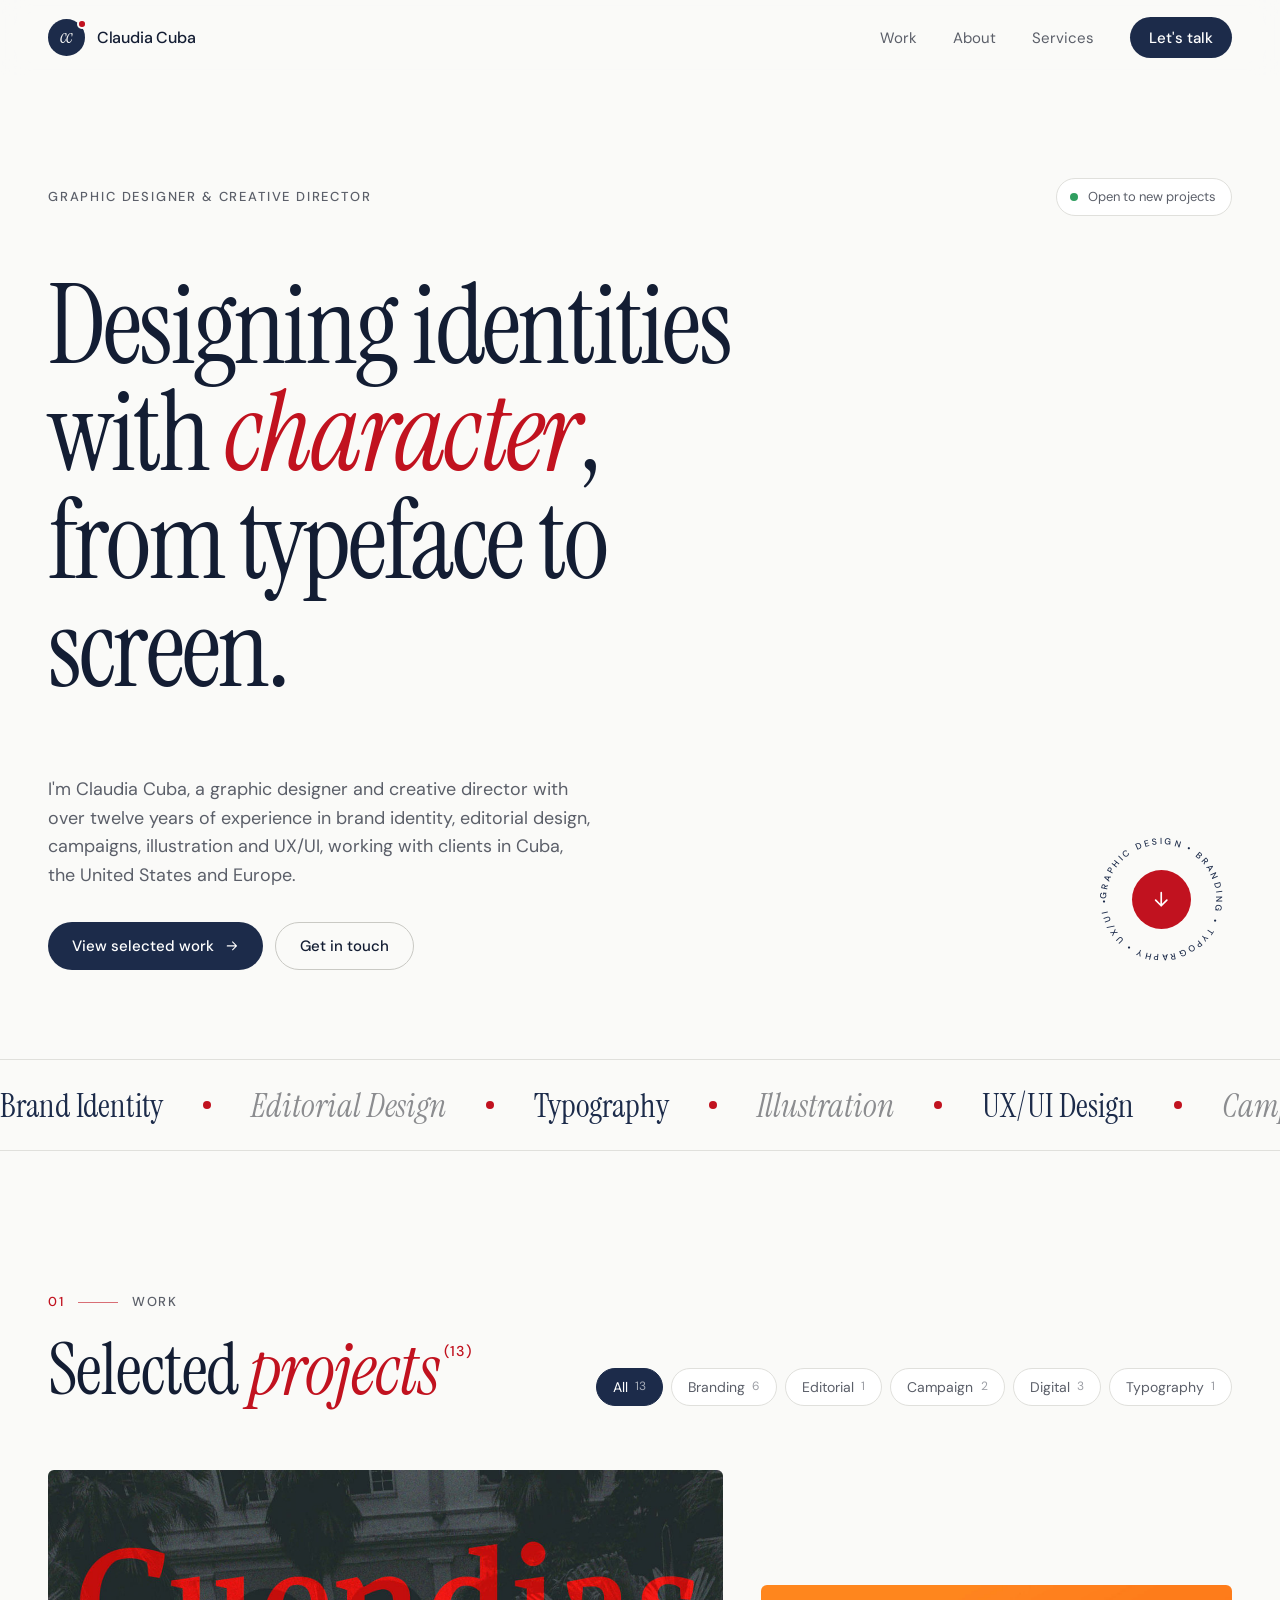
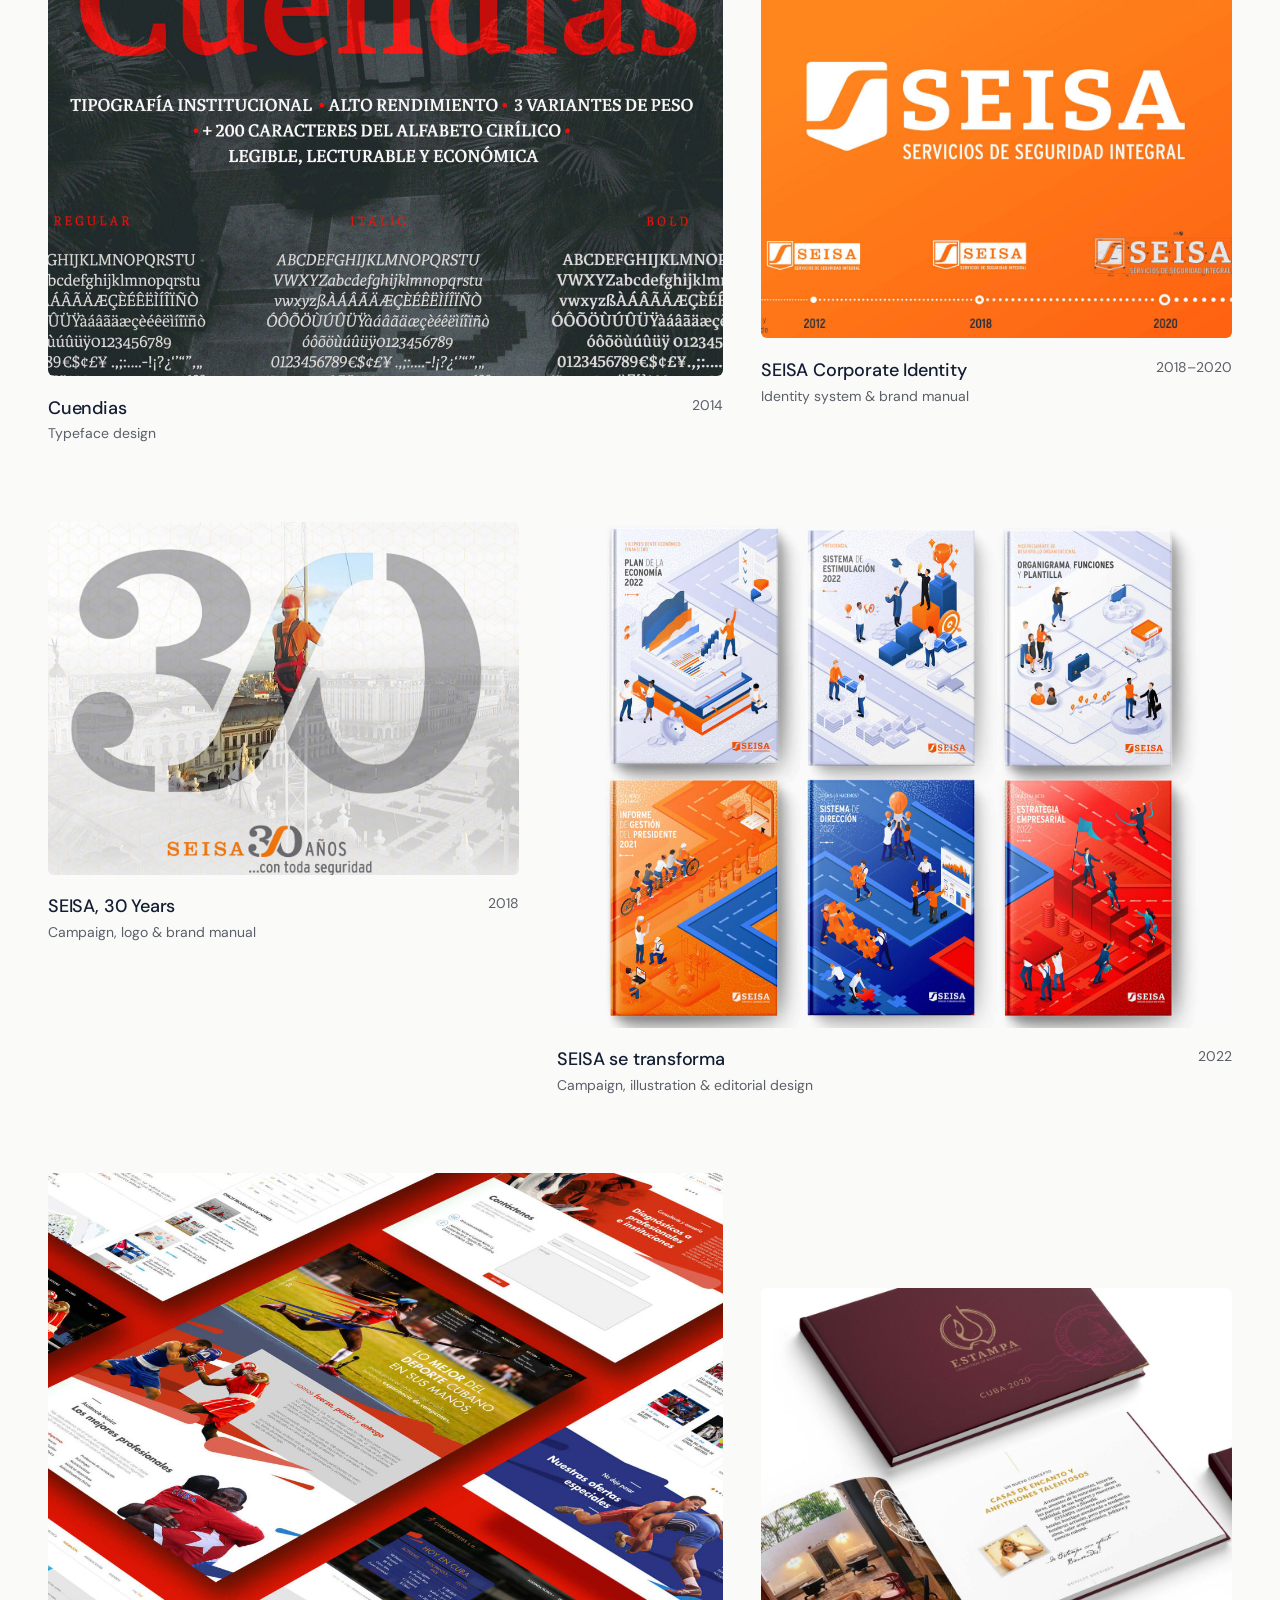
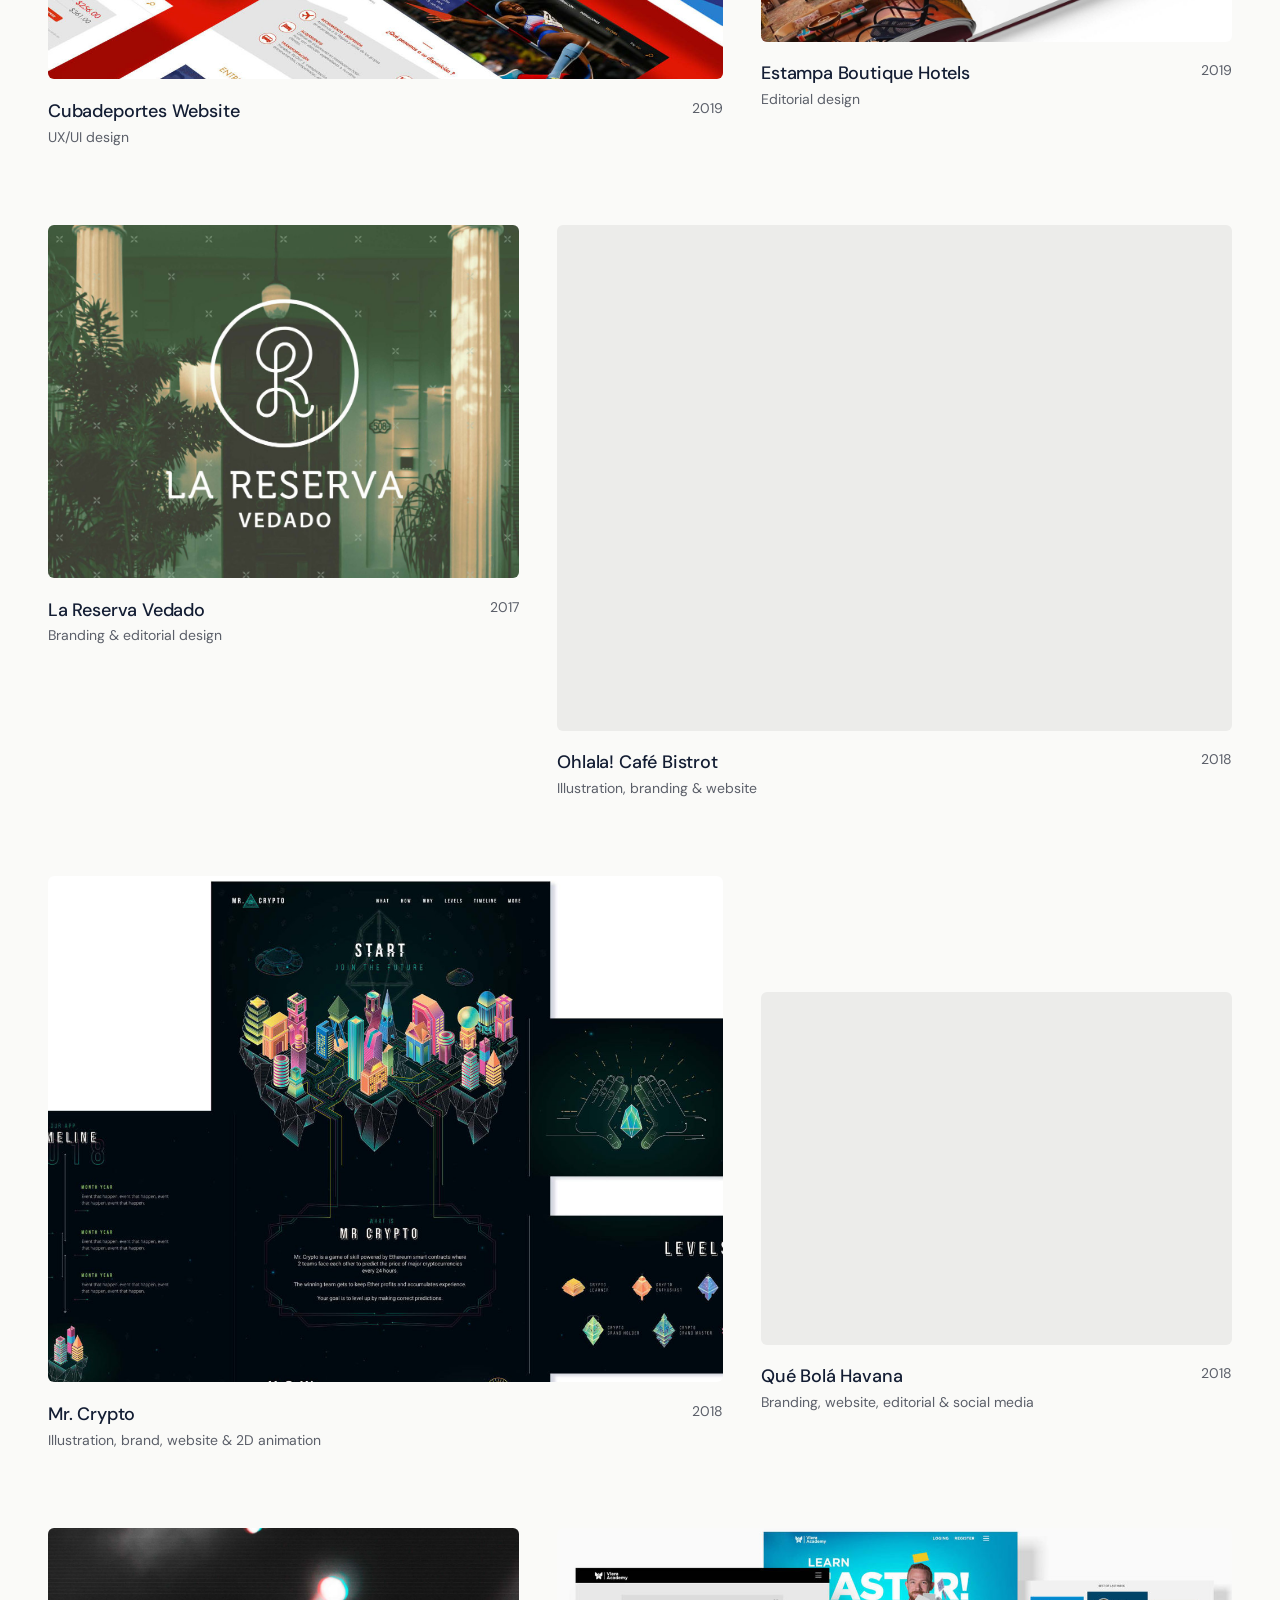
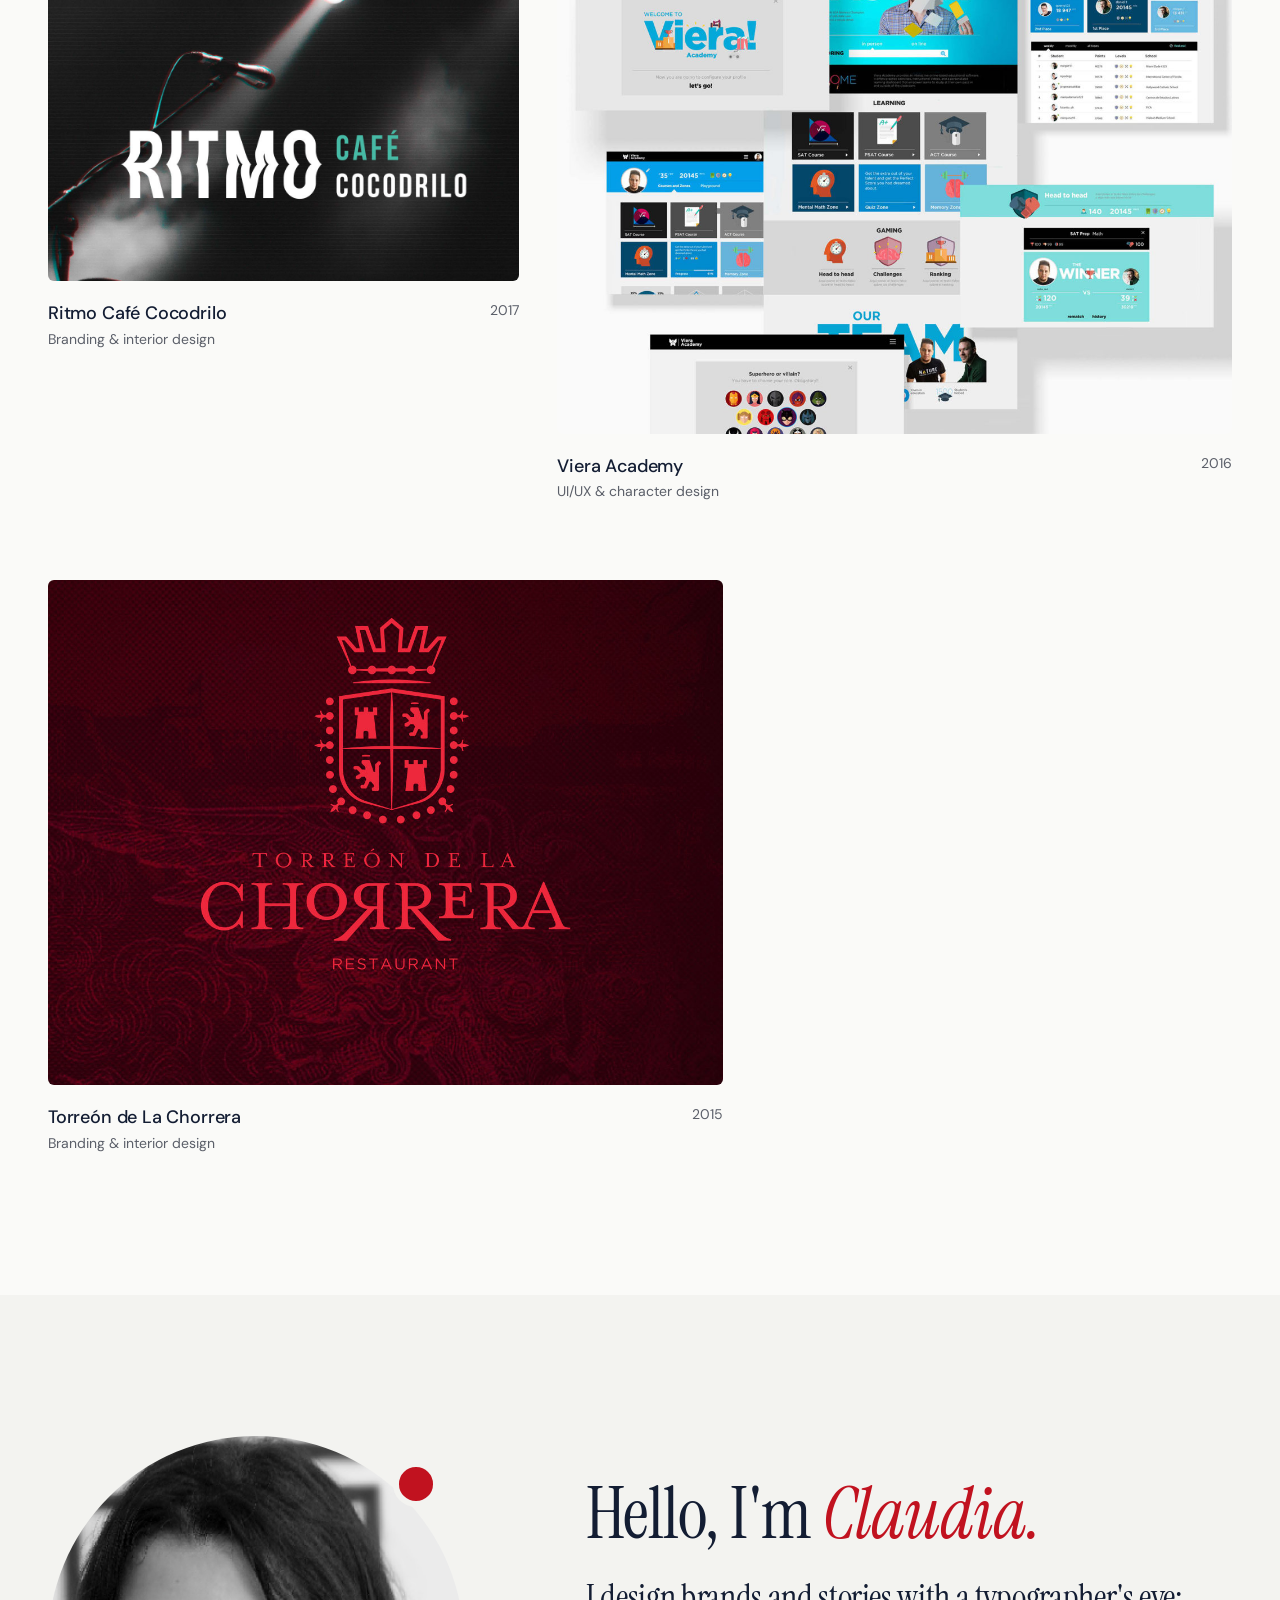
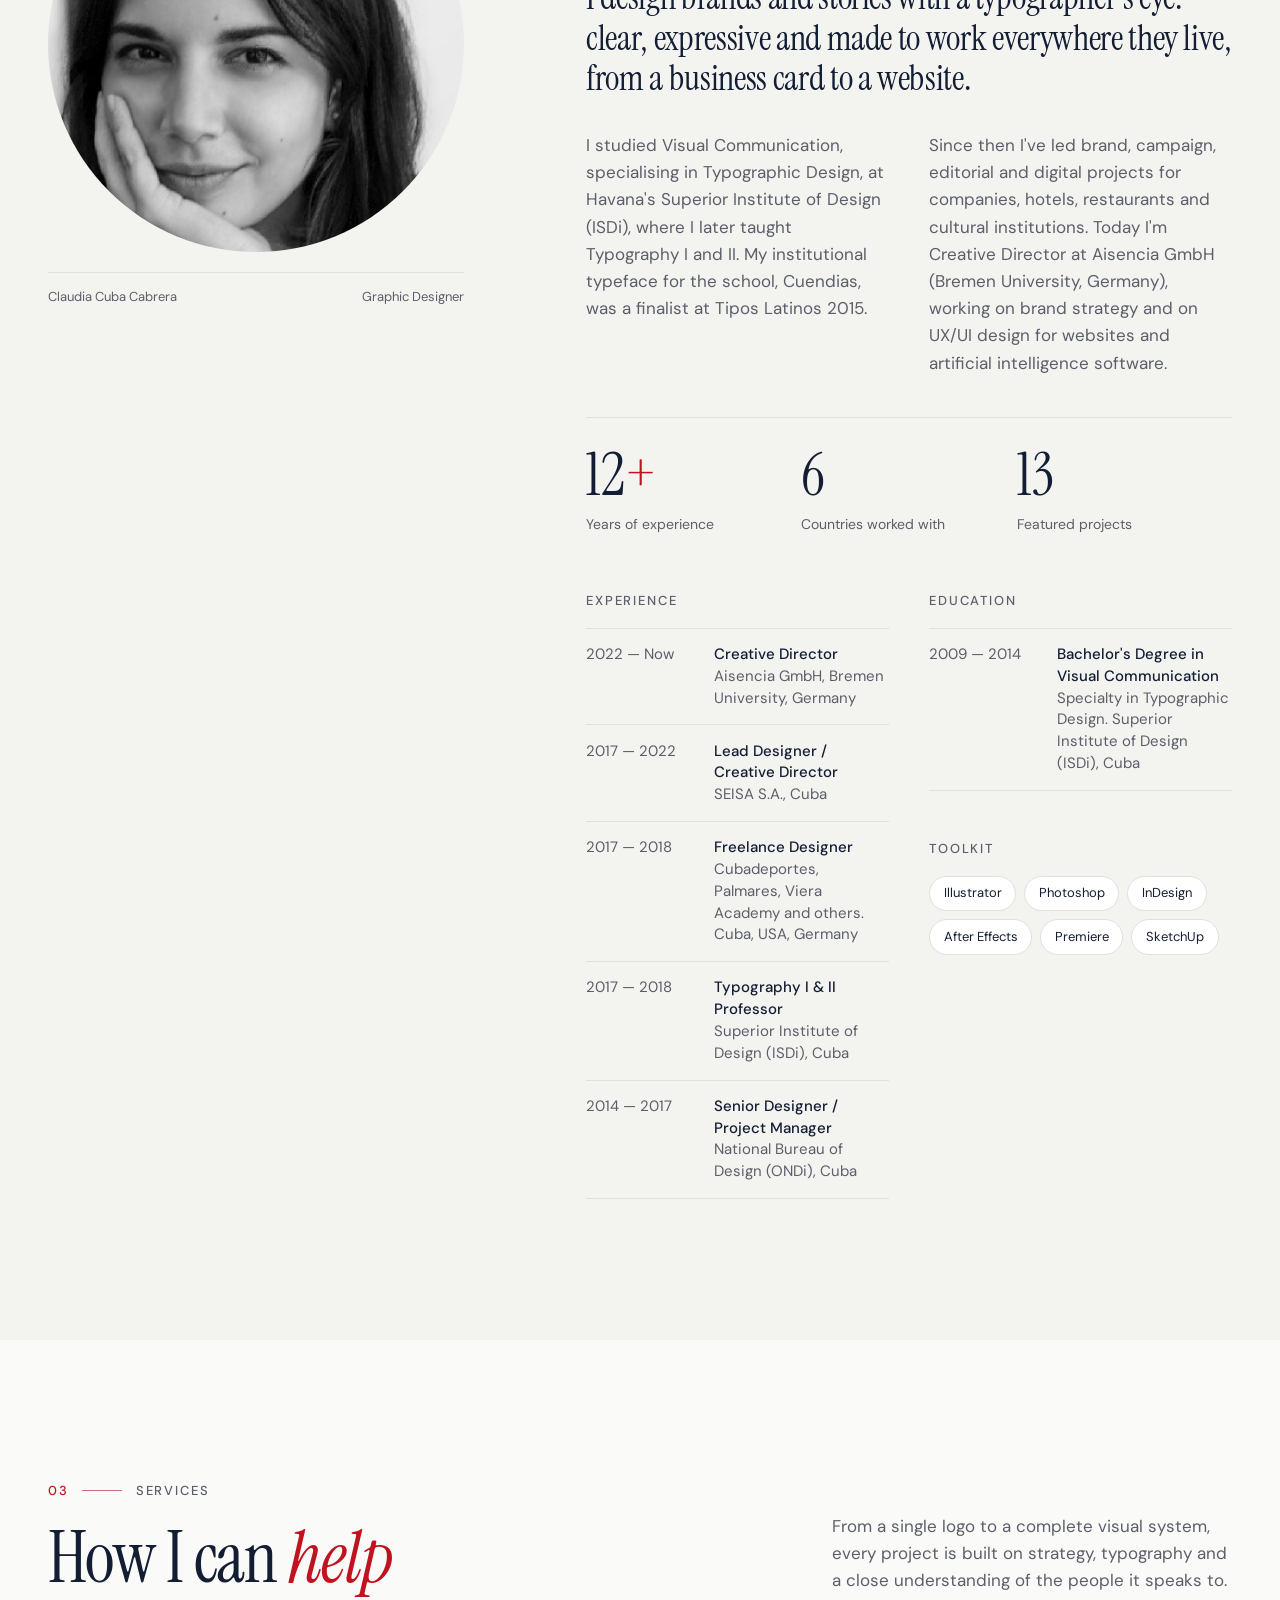
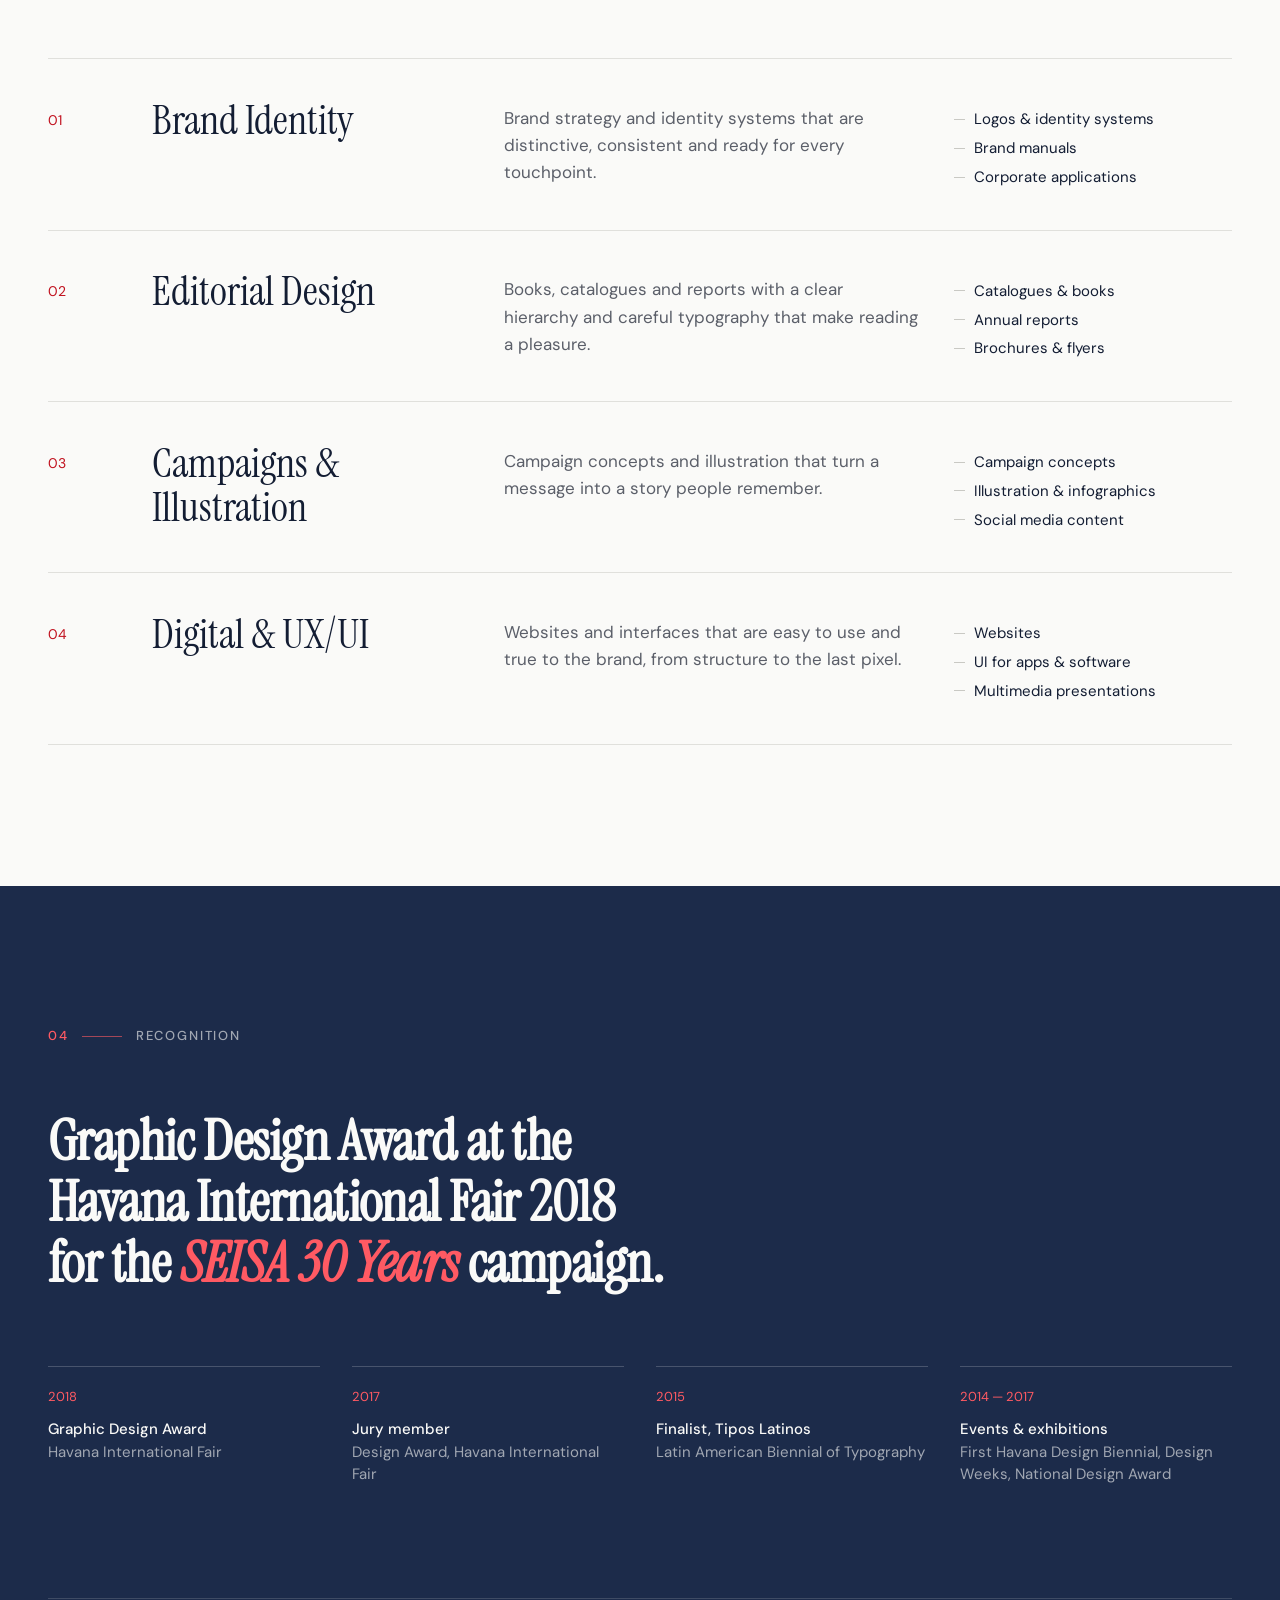
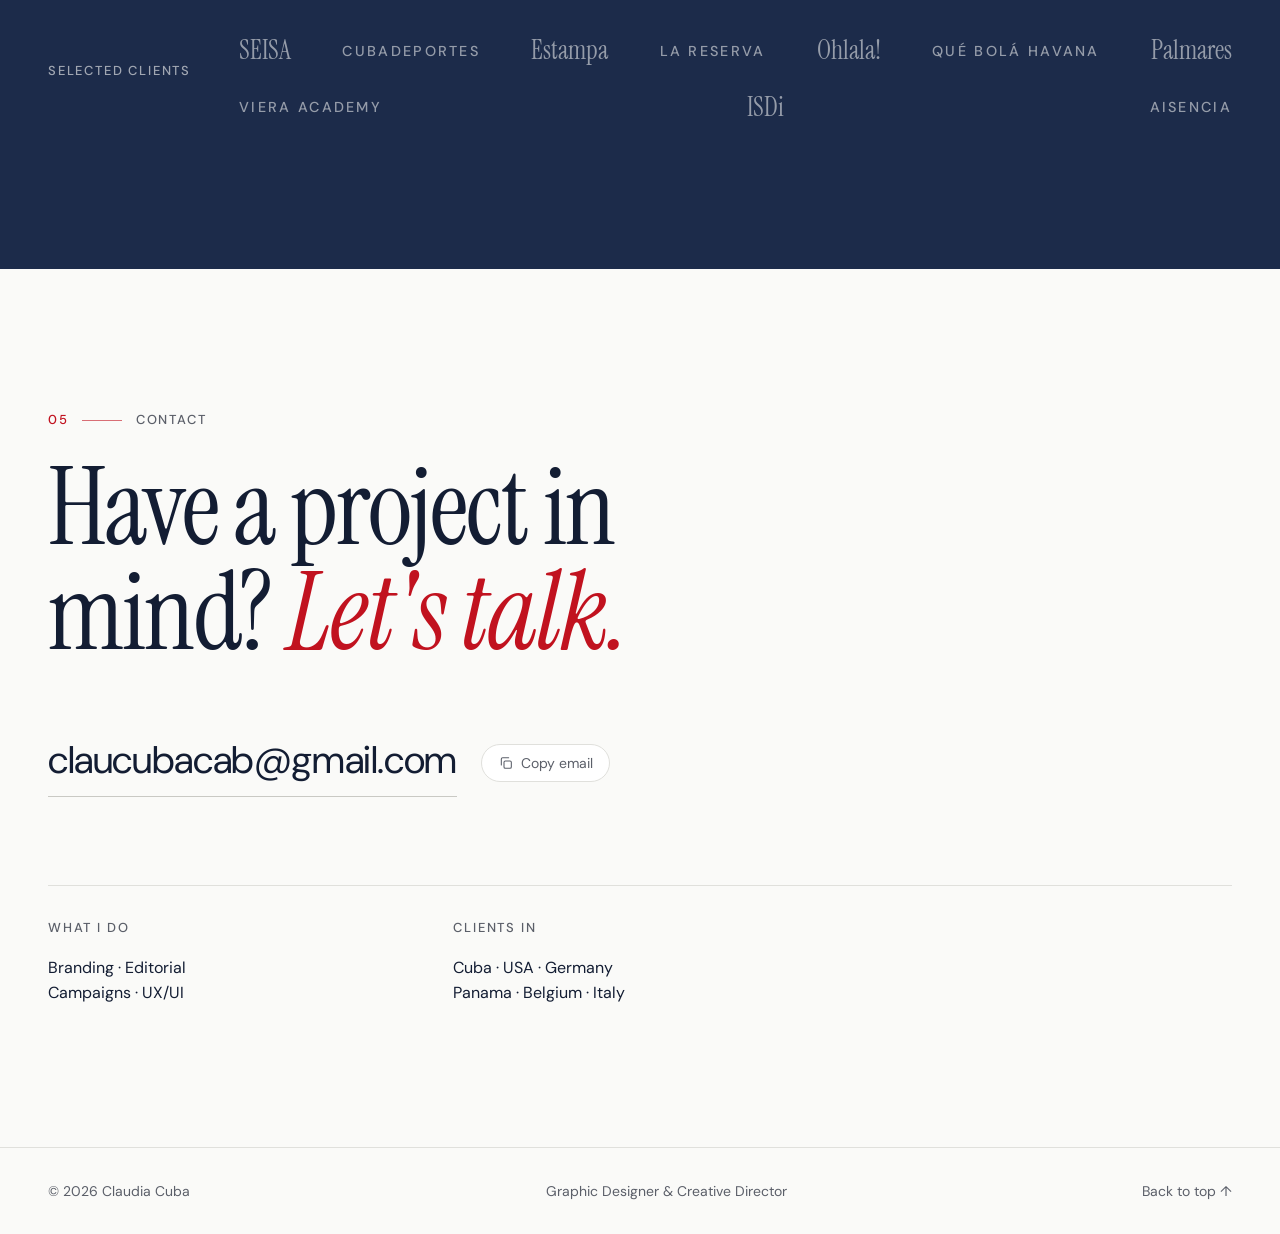
<file: public/index.html>
<!doctype html>
<html lang="en">
<head>
  <meta charset="utf-8">
  <meta name="viewport" content="width=device-width, initial-scale=1">
  <title>Claudia Cuba — Graphic Designer &amp; Creative Director</title>
  <meta name="description" content="Claudia Cuba is a graphic designer and creative director specialising in brand identity, editorial design, campaigns, illustration and UX/UI.">
  <meta name="theme-color" content="#fafaf8">
  <link rel="canonical" href="https://claudiacubac.com/">

  <!-- Social sharing -->
  <meta property="og:type" content="website">
  <meta property="og:site_name" content="Claudia Cuba">
  <meta property="og:title" content="Claudia Cuba — Graphic Designer &amp; Creative Director">
  <meta property="og:description" content="Brand identity, editorial design, campaigns, illustration and UX/UI.">
  <meta property="og:url" content="https://claudiacubac.com/">
  <meta property="og:image" content="https://claudiacubac.com/assets/img/og-image.png">
  <meta name="twitter:card" content="summary_large_image">

  <link rel="icon" href="assets/img/favicon.svg" type="image/svg+xml">
  <link rel="preconnect" href="https://fonts.googleapis.com">
  <link rel="preconnect" href="https://fonts.gstatic.com" crossorigin>
  <link rel="stylesheet" href="https://fonts.googleapis.com/css2?family=DM+Sans:opsz,wght@9..40,300..600&family=Instrument+Serif:ital@0;1&display=swap">
  <link rel="stylesheet" href="assets/css/styles.css">
  <script>document.documentElement.classList.add("js");</script>
</head>
<body>
  <a class="skip-link" href="#main">Skip to content</a>

  <!-- ============================== HEADER ============================== -->
  <header class="site-header">
    <div class="container site-header__inner">
      <a class="brand" href="#top" aria-label="Claudia Cuba, back to top">
        <span class="brand__mark" aria-hidden="true">cc</span>
        <span class="brand__name">Claudia Cuba</span>
      </a>

      <button class="nav-toggle" type="button" aria-expanded="false" aria-controls="site-nav">
        <span class="visually-hidden">Menu</span>
        <span class="nav-toggle__bar nav-toggle__bar--top"></span>
        <span class="nav-toggle__bar nav-toggle__bar--bottom"></span>
      </button>

      <nav class="site-nav" id="site-nav" aria-label="Main">
        <ul>
          <li><a href="#work">Work</a></li>
          <li><a href="#about">About</a></li>
          <li><a href="#services">Services</a></li>
          <li><a class="btn btn--primary" href="#contact">Let's talk</a></li>
        </ul>
      </nav>
    </div>
  </header>

  <main id="main">

    <!-- ============================== HERO ============================== -->
    <section class="hero container" id="top" aria-labelledby="hero-title">
      <div class="hero__top" data-reveal>
        <p class="eyebrow">Graphic Designer &amp; Creative Director</p>
        <p class="status"><span class="status__dot" aria-hidden="true"></span>Open to new projects</p>
      </div>

      <h1 class="hero__title" id="hero-title" data-reveal style="--delay:.08s">
        Designing identities with <em>character</em>, from typeface to screen.
      </h1>

      <div class="hero__bottom">
        <div data-reveal style="--delay:.16s">
          <p class="hero__intro">
            I'm Claudia Cuba, a graphic designer and creative director with over twelve years of
            experience in brand identity, editorial design, campaigns, illustration and UX/UI,
            working with clients in Cuba, the United States and Europe.
          </p>
          <div class="hero__actions">
            <a class="btn btn--primary" href="#work">
              View selected work
              <svg viewBox="0 0 24 24" fill="none" stroke="currentColor" stroke-width="1.6" stroke-linecap="round" stroke-linejoin="round" aria-hidden="true"><path d="M5 12h14M13 6l6 6-6 6"/></svg>
            </a>
            <a class="btn btn--ghost" href="#contact">Get in touch</a>
          </div>
        </div>

        <a class="badge" href="#work" aria-label="Scroll to selected work" data-reveal style="--delay:.24s">
          <svg class="badge__ring" viewBox="0 0 200 200" aria-hidden="true">
            <defs>
              <path id="badge-circle" d="M100,100 m-78,0 a78,78 0 1,1 156,0 a78,78 0 1,1 -156,0"/>
            </defs>
            <text><textPath href="#badge-circle" textLength="488" lengthAdjust="spacing">GRAPHIC DESIGN • BRANDING • TYPOGRAPHY • UX/UI • </textPath></text>
          </svg>
          <span class="badge__center" aria-hidden="true">
            <svg viewBox="0 0 24 24" fill="none" stroke="currentColor" stroke-width="1.8" stroke-linecap="round" stroke-linejoin="round"><path d="M12 5v14M6 13l6 6 6-6"/></svg>
          </span>
        </a>
      </div>
    </section>

    <!-- ============================== MARQUEE ============================== -->
    <div class="marquee" aria-hidden="true">
      <div class="marquee__track">
        <div class="marquee__group">
          <span>Brand Identity</span><i class="marquee__dot"></i>
          <span>Editorial Design</span><i class="marquee__dot"></i>
          <span>Typography</span><i class="marquee__dot"></i>
          <span>Illustration</span><i class="marquee__dot"></i>
          <span>UX/UI Design</span><i class="marquee__dot"></i>
          <span>Campaigns</span><i class="marquee__dot"></i>
          <span>Interior Design</span><i class="marquee__dot"></i>
        </div>
        <div class="marquee__group">
          <span>Brand Identity</span><i class="marquee__dot"></i>
          <span>Editorial Design</span><i class="marquee__dot"></i>
          <span>Typography</span><i class="marquee__dot"></i>
          <span>Illustration</span><i class="marquee__dot"></i>
          <span>UX/UI Design</span><i class="marquee__dot"></i>
          <span>Campaigns</span><i class="marquee__dot"></i>
          <span>Interior Design</span><i class="marquee__dot"></i>
        </div>
      </div>
    </div>

    <!-- ============================== WORK ============================== -->
    <section class="section" id="work" aria-labelledby="work-title">
      <div class="container">
        <div class="section-head">
          <div>
            <p class="section-label" data-reveal><span class="section-label__num">01</span>Work</p>
            <h2 class="h2" id="work-title" data-reveal>Selected <em>projects</em><span class="count" id="work-count"></span></h2>
          </div>
          <div class="filters" id="work-filters" role="group" aria-label="Filter projects by category" data-reveal></div>
        </div>

        <!-- Project cards are generated from assets/js/data.js -->
        <div class="work-grid" id="work-grid"></div>
        <noscript><p>Please enable JavaScript to browse the projects.</p></noscript>
      </div>
    </section>

    <!-- ============================== ABOUT ============================== -->
    <section class="section section--gray" id="about" aria-labelledby="about-title">
      <div class="container about__grid">
        <figure class="about__portrait" data-reveal>
          <div class="about__portrait-frame">
            <img src="assets/img/portrait.jpg" alt="Portrait of Claudia Cuba" width="900" height="902" loading="lazy">
          </div>
          <figcaption><span>Claudia Cuba Cabrera</span><span>Graphic Designer</span></figcaption>
        </figure>

        <div class="about__content">
          <p class="section-label" data-reveal><span class="section-label__num">02</span>About</p>
          <h2 class="h2" id="about-title" data-reveal>Hello, I'm <em>Claudia.</em></h2>
          <p class="about__lead" data-reveal>
            I design brands and stories with a typographer's eye: clear, expressive and made to
            work everywhere they live, from a business card to a website.
          </p>

          <div class="about__body" data-reveal>
            <p>
              I studied Visual Communication, specialising in Typographic Design, at Havana's
              Superior Institute of Design (ISDi), where I later taught Typography I and II. My
              institutional typeface for the school, Cuendias, was a finalist at Tipos Latinos 2015.
            </p>
            <p>
              Since then I've led brand, campaign, editorial and digital projects for companies,
              hotels, restaurants and cultural institutions. Today I'm Creative Director at Aisencia
              GmbH (Bremen University, Germany), working on brand strategy and on UX/UI design for
              websites and artificial intelligence software.
            </p>
          </div>

          <dl class="stats" data-reveal>
            <div class="stat"><dt class="stat__label">Years of experience</dt><dd class="stat__num">12<span>+</span></dd></div>
            <div class="stat"><dt class="stat__label">Countries worked with</dt><dd class="stat__num">6</dd></div>
            <div class="stat"><dt class="stat__label">Featured projects</dt><dd class="stat__num">13</dd></div>
          </dl>

          <div class="about__lists">
            <div data-reveal>
              <h3 class="list-title">Experience</h3>
              <ul class="timeline">
                <li><span class="when">2022 — Now</span><span class="what"><strong>Creative Director</strong><span>Aisencia GmbH, Bremen University, Germany</span></span></li>
                <li><span class="when">2017 — 2022</span><span class="what"><strong>Lead Designer / Creative Director</strong><span>SEISA S.A., Cuba</span></span></li>
                <li><span class="when">2017 — 2018</span><span class="what"><strong>Freelance Designer</strong><span>Cubadeportes, Palmares, Viera Academy and others. Cuba, USA, Germany</span></span></li>
                <li><span class="when">2017 — 2018</span><span class="what"><strong>Typography I &amp; II Professor</strong><span>Superior Institute of Design (ISDi), Cuba</span></span></li>
                <li><span class="when">2014 — 2017</span><span class="what"><strong>Senior Designer / Project Manager</strong><span>National Bureau of Design (ONDi), Cuba</span></span></li>
              </ul>
            </div>
            <div data-reveal style="--delay:.08s">
              <h3 class="list-title">Education</h3>
              <ul class="timeline">
                <li><span class="when">2009 — 2014</span><span class="what"><strong>Bachelor's Degree in Visual Communication</strong><span>Specialty in Typographic Design. Superior Institute of Design (ISDi), Cuba</span></span></li>
              </ul>

              <div class="about__tools">
                <h3 class="list-title">Toolkit</h3>
                <ul class="tags">
                  <li>Illustrator</li>
                  <li>Photoshop</li>
                  <li>InDesign</li>
                  <li>After Effects</li>
                  <li>Premiere</li>
                  <li>SketchUp</li>
                </ul>
              </div>
            </div>
          </div>
        </div>
      </div>
    </section>

    <!-- ============================== SERVICES ============================== -->
    <section class="section" id="services" aria-labelledby="services-title">
      <div class="container">
        <div class="section-head">
          <div>
            <p class="section-label" data-reveal><span class="section-label__num">03</span>Services</p>
            <h2 class="h2" id="services-title" data-reveal>How I can <em>help</em></h2>
          </div>
          <p class="section-head__aside" data-reveal>
            From a single logo to a complete visual system, every project is built on strategy,
            typography and a close understanding of the people it speaks to.
          </p>
        </div>

        <ol class="services__list">
          <li class="service" data-reveal>
            <span class="service__num">01</span>
            <h3 class="service__title">Brand Identity</h3>
            <p class="service__desc">Brand strategy and identity systems that are distinctive, consistent and ready for every touchpoint.</p>
            <ul class="service__items"><li>Logos &amp; identity systems</li><li>Brand manuals</li><li>Corporate applications</li></ul>
          </li>
          <li class="service" data-reveal>
            <span class="service__num">02</span>
            <h3 class="service__title">Editorial Design</h3>
            <p class="service__desc">Books, catalogues and reports with a clear hierarchy and careful typography that make reading a pleasure.</p>
            <ul class="service__items"><li>Catalogues &amp; books</li><li>Annual reports</li><li>Brochures &amp; flyers</li></ul>
          </li>
          <li class="service" data-reveal>
            <span class="service__num">03</span>
            <h3 class="service__title">Campaigns &amp; Illustration</h3>
            <p class="service__desc">Campaign concepts and illustration that turn a message into a story people remember.</p>
            <ul class="service__items"><li>Campaign concepts</li><li>Illustration &amp; infographics</li><li>Social media content</li></ul>
          </li>
          <li class="service" data-reveal>
            <span class="service__num">04</span>
            <h3 class="service__title">Digital &amp; UX/UI</h3>
            <p class="service__desc">Websites and interfaces that are easy to use and true to the brand, from structure to the last pixel.</p>
            <ul class="service__items"><li>Websites</li><li>UI for apps &amp; software</li><li>Multimedia presentations</li></ul>
          </li>
        </ol>
      </div>
    </section>

    <!-- ============================== RECOGNITION ============================== -->
    <section class="section section--navy" id="recognition" aria-labelledby="recognition-title">
      <div class="container">
        <div class="section-head">
          <p class="section-label" data-reveal><span class="section-label__num">04</span>Recognition</p>
        </div>

        <h2 class="recognition__lead" id="recognition-title" data-reveal>
          Graphic Design Award at the Havana International Fair 2018 for the <em>SEISA 30 Years</em> campaign.
        </h2>

        <ul class="awards" data-reveal>
          <li><span class="awards__year">2018</span><strong>Graphic Design Award</strong><span>Havana International Fair</span></li>
          <li><span class="awards__year">2017</span><strong>Jury member</strong><span>Design Award, Havana International Fair</span></li>
          <li><span class="awards__year">2015</span><strong>Finalist, Tipos Latinos</strong><span>Latin American Biennial of Typography</span></li>
          <li><span class="awards__year">2014 — 2017</span><strong>Events &amp; exhibitions</strong><span>First Havana Design Biennial, Design Weeks, National Design Award</span></li>
        </ul>

        <div class="clients" data-reveal>
          <p class="clients__label list-title">Selected clients</p>
          <ul class="clients__list">
            <li>SEISA</li>
            <li>Cubadeportes</li>
            <li>Estampa</li>
            <li>La Reserva</li>
            <li>Ohlala!</li>
            <li>Qué Bolá Havana</li>
            <li>Palmares</li>
            <li>Viera Academy</li>
            <li>ISDi</li>
            <li>Aisencia</li>
          </ul>
        </div>
      </div>
    </section>

    <!-- ============================== CONTACT ============================== -->
    <section class="section" id="contact" aria-labelledby="contact-title">
      <div class="container">
        <p class="section-label" data-reveal><span class="section-label__num">05</span>Contact</p>
        <h2 class="contact__title" id="contact-title" data-reveal>Have a project in mind? <em>Let's talk.</em></h2>

        <div class="contact__email-row" data-reveal>
          <a class="contact__email" href="mailto:claucubacab@gmail.com">claucubacab@gmail.com</a>
          <button class="chip copy-btn" type="button" data-copy="claucubacab@gmail.com">
            <svg viewBox="0 0 24 24" fill="none" stroke="currentColor" stroke-width="1.6" stroke-linecap="round" stroke-linejoin="round" aria-hidden="true"><rect x="9" y="9" width="11" height="11" rx="2"/><path d="M5 15V6a2 2 0 0 1 2-2h9"/></svg>
            <span data-copy-label>Copy email</span>
          </button>
        </div>

        <div class="contact__grid" data-reveal>
          <div>
            <h3 class="list-title">What I do</h3>
            <p>Branding · Editorial<br>Campaigns · UX/UI</p>
          </div>
          <div>
            <h3 class="list-title">Clients in</h3>
            <p>Cuba · USA · Germany<br>Panama · Belgium · Italy</p>
          </div>
        </div>
      </div>
    </section>
  </main>

  <!-- ============================== FOOTER ============================== -->
  <footer class="site-footer">
    <div class="container site-footer__inner">
      <p>© <span data-year>2026</span> Claudia Cuba</p>
      <p>Graphic Designer &amp; Creative Director</p>
      <a href="#top">Back to top ↑</a>
    </div>
  </footer>

  <script src="assets/js/data.js" defer></script>
  <script src="assets/js/main.js" defer></script>
</body>
</html>
</file>
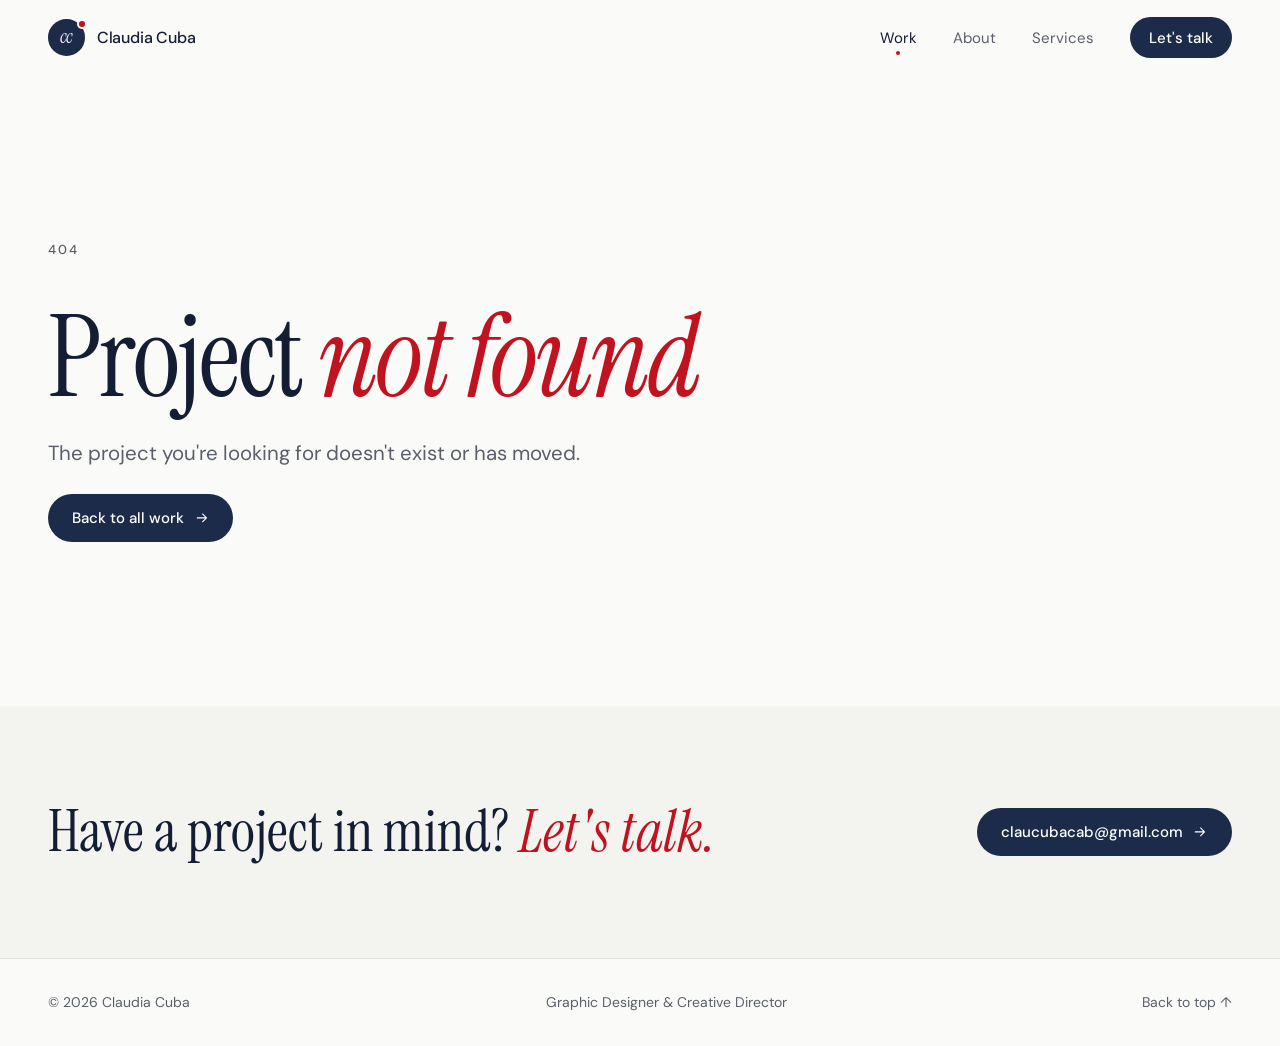
<file: public/project.html>
<!doctype html>
<html lang="en">
<head>
  <meta charset="utf-8">
  <meta name="viewport" content="width=device-width, initial-scale=1">
  <title>Project — Claudia Cuba</title>
  <meta name="description" content="Case study by Claudia Cuba, graphic designer and creative director.">
  <meta name="theme-color" content="#fafaf8">

  <meta property="og:type" content="article">
  <meta property="og:site_name" content="Claudia Cuba">
  <meta property="og:title" content="Claudia Cuba — Graphic Designer">
  <meta property="og:image" content="https://claudiacubac.com/assets/img/og-image.png">
  <meta name="twitter:card" content="summary_large_image">

  <link rel="icon" href="assets/img/favicon.svg" type="image/svg+xml">
  <link rel="preconnect" href="https://fonts.googleapis.com">
  <link rel="preconnect" href="https://fonts.gstatic.com" crossorigin>
  <link rel="stylesheet" href="https://fonts.googleapis.com/css2?family=DM+Sans:opsz,wght@9..40,300..600&family=Instrument+Serif:ital@0;1&display=swap">
  <link rel="stylesheet" href="assets/css/styles.css">
  <script>document.documentElement.classList.add("js");</script>
</head>
<body>
  <a class="skip-link" href="#main">Skip to content</a>

  <header class="site-header">
    <div class="container site-header__inner">
      <a class="brand" href="index.html" aria-label="Claudia Cuba, home">
        <span class="brand__mark" aria-hidden="true">cc</span>
        <span class="brand__name">Claudia Cuba</span>
      </a>

      <button class="nav-toggle" type="button" aria-expanded="false" aria-controls="site-nav">
        <span class="visually-hidden">Menu</span>
        <span class="nav-toggle__bar nav-toggle__bar--top"></span>
        <span class="nav-toggle__bar nav-toggle__bar--bottom"></span>
      </button>

      <nav class="site-nav" id="site-nav" aria-label="Main">
        <ul>
          <li><a href="index.html#work" aria-current="true">Work</a></li>
          <li><a href="index.html#about">About</a></li>
          <li><a href="index.html#services">Services</a></li>
          <li><a class="btn btn--primary" href="index.html#contact">Let's talk</a></li>
        </ul>
      </nav>
    </div>
  </header>

  <main id="main">
    <!-- Filled in by assets/js/main.js using the ?p=slug in the URL -->
    <div id="project"></div>
    <noscript><div class="container page-message"><p>Please enable JavaScript to view this project.</p></div></noscript>

    <section class="cta-strip" aria-labelledby="cta-title">
      <div class="container cta-strip__inner">
        <h2 id="cta-title">Have a project in mind? <em>Let's talk.</em></h2>
        <a class="btn btn--primary" href="mailto:claucubacab@gmail.com">
          claucubacab@gmail.com
          <svg viewBox="0 0 24 24" fill="none" stroke="currentColor" stroke-width="1.6" stroke-linecap="round" stroke-linejoin="round" aria-hidden="true"><path d="M5 12h14M13 6l6 6-6 6"/></svg>
        </a>
      </div>
    </section>
  </main>

  <footer class="site-footer">
    <div class="container site-footer__inner">
      <p>© <span data-year>2026</span> Claudia Cuba</p>
      <p>Graphic Designer &amp; Creative Director</p>
      <a href="#main">Back to top ↑</a>
    </div>
  </footer>

  <script src="assets/js/data.js" defer></script>
  <script src="assets/js/main.js" defer></script>
</body>
</html>
</file>
<file: public/assets/css/styles.css>
/* ==========================================================================
   Claudia Cuba — Portfolio
   Palette: white / warm grays / cereza red / dark blue
   ========================================================================== */

:root {
  /* Palette */
  --white: #ffffff;
  --paper: #fafaf8;
  --gray-50: #f3f3f0;
  --gray-100: #ececea;
  --gray-200: #e0e0dc;
  --gray-300: #c9c9c4;
  --gray-500: #8b8c8f;
  --gray-700: #5b5f69;
  --navy: #1c2b4a;
  --navy-900: #131d33;
  --cereza: #c1121f;
  --cereza-700: #9e0f1a;

  /* Roles */
  --bg: var(--paper);
  --text: var(--navy-900);
  --muted: var(--gray-700);
  --line: var(--gray-200);

  /* Type */
  --font-serif: "Instrument Serif", Georgia, "Times New Roman", serif;
  --font-sans: "DM Sans", system-ui, -apple-system, "Segoe UI", Roboto, sans-serif;

  /* Layout */
  --container: 1320px;
  --gutter: clamp(1.25rem, 4vw, 3rem);
  --section: clamp(5rem, 11vw, 9.5rem);
  --radius: 6px;
  --header-h: 76px;
  --ease: cubic-bezier(0.22, 1, 0.36, 1);
}

/* --------------------------------------------------------------------------
   Base
   -------------------------------------------------------------------------- */

*,
*::before,
*::after { box-sizing: border-box; }

html {
  -webkit-text-size-adjust: 100%;
  scroll-behavior: smooth;
  scroll-padding-top: var(--header-h);
}

body {
  margin: 0;
  background: var(--bg);
  color: var(--text);
  font-family: var(--font-sans);
  font-size: 1.0625rem;
  line-height: 1.6;
  -webkit-font-smoothing: antialiased;
  -moz-osx-font-smoothing: grayscale;
  text-rendering: optimizeLegibility;
}

img { display: block; max-width: 100%; height: auto; }
a { color: inherit; text-decoration: none; }
button { font: inherit; color: inherit; background: none; border: 0; padding: 0; cursor: pointer; }
h1, h2, h3, h4, p, ul, ol, dl, dd, figure, blockquote { margin: 0; }
ul, ol { padding: 0; list-style: none; }

::selection { background: var(--cereza); color: var(--white); }
:focus-visible { outline: 2px solid var(--cereza); outline-offset: 3px; border-radius: 2px; }

.container {
  width: 100%;
  max-width: var(--container);
  margin-inline: auto;
  padding-inline: var(--gutter);
}

.skip-link {
  position: absolute;
  left: 1rem;
  top: -100px;
  z-index: 100;
  padding: 0.75rem 1.25rem;
  background: var(--navy);
  color: var(--white);
  border-radius: 999px;
  font-size: 0.875rem;
}
.skip-link:focus { top: 1rem; }

.visually-hidden {
  position: absolute !important;
  width: 1px; height: 1px;
  padding: 0; margin: -1px;
  overflow: hidden;
  clip: rect(0, 0, 0, 0);
  white-space: nowrap;
  border: 0;
}

/* --------------------------------------------------------------------------
   Typography helpers
   -------------------------------------------------------------------------- */

.eyebrow,
.list-title {
  font-size: 0.8125rem;
  font-weight: 500;
  letter-spacing: 0.14em;
  text-transform: uppercase;
  color: var(--muted);
}

.section-label {
  display: flex;
  align-items: center;
  font-size: 0.8125rem;
  font-weight: 500;
  letter-spacing: 0.14em;
  text-transform: uppercase;
  color: var(--muted);
}
.section-label__num {
  display: inline-flex;
  align-items: center;
  color: var(--cereza);
  font-variant-numeric: tabular-nums;
}
.section-label__num::after {
  content: "";
  width: 2.5rem;
  height: 1px;
  margin-inline: 0.85rem;
  background: currentColor;
  opacity: 0.6;
}

.h2 {
  font-family: var(--font-serif);
  font-weight: 400;
  font-size: clamp(2.6rem, 5.6vw, 4.9rem);
  line-height: 1.02;
  letter-spacing: -0.015em;
}
.h2 em,
.hero__title em,
.contact__title em,
.project-title em { font-style: italic; color: var(--cereza); }

.count {
  font-family: var(--font-sans);
  font-size: 0.2em;
  font-weight: 500;
  letter-spacing: 0.05em;
  color: var(--cereza);
  vertical-align: super;
  position: relative;
  top: -0.9em;
  margin-left: 0.4em;
}

/* --------------------------------------------------------------------------
   Buttons & links
   -------------------------------------------------------------------------- */

.btn {
  display: inline-flex;
  align-items: center;
  justify-content: center;
  gap: 0.6rem;
  height: 3rem;
  padding: 0 1.5rem;
  border-radius: 999px;
  font-size: 0.9375rem;
  font-weight: 500;
  white-space: nowrap;
  transition: background-color 0.3s var(--ease), color 0.3s var(--ease), border-color 0.3s var(--ease);
}
.btn svg { width: 1.05em; height: 1.05em; transition: transform 0.35s var(--ease); }
.btn:hover svg { transform: translateX(3px); }

.btn--primary { background: var(--navy); color: var(--white); }
.btn--primary:hover { background: var(--cereza); }

.btn--ghost { border: 1px solid var(--gray-300); color: var(--text); }
.btn--ghost:hover { border-color: var(--navy); }

.chip {
  display: inline-flex;
  align-items: center;
  gap: 0.45rem;
  height: 2.4rem;
  padding: 0 1rem;
  border: 1px solid var(--line);
  border-radius: 999px;
  background: var(--white);
  color: var(--muted);
  font-size: 0.875rem;
  transition: color 0.25s var(--ease), border-color 0.25s var(--ease), background-color 0.25s var(--ease);
}
.chip:hover { color: var(--text); border-color: var(--gray-300); }
.chip[aria-pressed="true"] { background: var(--navy); border-color: var(--navy); color: var(--white); }
.chip__count { font-size: 0.75rem; opacity: 0.6; font-variant-numeric: tabular-nums; }

.link-arrow {
  display: inline-flex;
  align-items: center;
  gap: 0.4rem;
  background: linear-gradient(currentColor, currentColor) 0 100% / 0 1px no-repeat;
  transition: background-size 0.45s var(--ease), color 0.25s;
}
.link-arrow:hover { background-size: 100% 1px; color: var(--cereza); }
.link-arrow svg { width: 0.95em; height: 0.95em; }

/* --------------------------------------------------------------------------
   Header & navigation
   -------------------------------------------------------------------------- */

.site-header {
  position: sticky;
  top: 0;
  z-index: 50;
  height: var(--header-h);
  border-bottom: 1px solid transparent;
  transition: border-color 0.3s var(--ease);
}
/* Blur lives on a pseudo-element so the fixed mobile menu isn't trapped inside the header */
.site-header::before {
  content: "";
  position: absolute;
  inset: 0;
  z-index: -1;
  background: rgba(250, 250, 248, 0.84);
  -webkit-backdrop-filter: saturate(180%) blur(14px);
  backdrop-filter: saturate(180%) blur(14px);
}
.site-header.is-scrolled { border-bottom-color: var(--line); }

.site-header__inner {
  height: 100%;
  display: flex;
  align-items: center;
  justify-content: space-between;
  gap: 2rem;
}

.brand {
  position: relative;
  z-index: 60;
  display: inline-flex;
  align-items: center;
  gap: 0.75rem;
  font-weight: 500;
  letter-spacing: -0.01em;
}
.brand__mark {
  position: relative;
  display: grid;
  place-items: center;
  width: 2.3rem;
  height: 2.3rem;
  border-radius: 50%;
  background: var(--navy);
  color: var(--paper);
  font-family: var(--font-serif);
  font-style: italic;
  font-size: 1.2rem;
  line-height: 1;
  padding-bottom: 0.12rem;
  transition: background-color 0.3s var(--ease);
}
.brand__mark::after {
  content: "";
  position: absolute;
  top: 0;
  right: -2px;
  width: 0.6rem;
  height: 0.6rem;
  border-radius: 50%;
  background: var(--cereza);
  border: 2px solid var(--paper);
  transition: background-color 0.3s var(--ease);
}
.brand:hover .brand__mark { background: var(--cereza); }
.brand:hover .brand__mark::after { background: var(--navy); }
.brand__name { font-size: 1rem; }

.site-nav ul { display: flex; align-items: center; gap: 2.25rem; }
.site-nav a:not(.btn) {
  position: relative;
  font-size: 0.9375rem;
  color: var(--muted);
  transition: color 0.2s;
}
.site-nav a:not(.btn)::after {
  content: "";
  position: absolute;
  left: 50%;
  bottom: -0.45rem;
  width: 4px;
  height: 4px;
  border-radius: 50%;
  background: var(--cereza);
  transform: translateX(-50%) scale(0);
  transition: transform 0.3s var(--ease);
}
.site-nav a:not(.btn):hover,
.site-nav a[aria-current]:not(.btn) { color: var(--text); }
.site-nav a[aria-current]:not(.btn)::after { transform: translateX(-50%) scale(1); }
.site-nav .btn { height: 2.6rem; padding: 0 1.2rem; }

.nav-toggle { display: none; }

@media (max-width: 860px) {
  .nav-toggle {
    position: relative;
    z-index: 60;
    display: inline-flex;
    width: 2.75rem;
    height: 2.75rem;
    margin-right: -0.6rem;
  }
  .nav-toggle__bar {
    position: absolute;
    top: 50%;
    left: 50%;
    width: 22px;
    height: 1.5px;
    background: var(--text);
    transition: transform 0.35s var(--ease);
  }
  .nav-toggle__bar--top { transform: translate(-50%, -4px); }
  .nav-toggle__bar--bottom { transform: translate(-50%, 4px); }
  .nav-open .nav-toggle__bar--top { transform: translate(-50%, 0) rotate(45deg); }
  .nav-open .nav-toggle__bar--bottom { transform: translate(-50%, 0) rotate(-45deg); }

  .site-nav {
    position: fixed;
    inset: 0;
    z-index: 55;
    display: flex;
    flex-direction: column;
    justify-content: center;
    padding: var(--header-h) var(--gutter) 3rem;
    background: var(--paper);
    opacity: 0;
    visibility: hidden;
    transition: opacity 0.35s var(--ease), visibility 0.35s;
  }
  .nav-open .site-nav { opacity: 1; visibility: visible; }
  .site-nav ul { flex-direction: column; align-items: flex-start; gap: 1rem; }
  .site-nav a:not(.btn) {
    font-family: var(--font-serif);
    font-size: clamp(2.5rem, 11vw, 3.5rem);
    line-height: 1.1;
    color: var(--text);
  }
  .site-nav a:not(.btn)::after { display: none; }
  .site-nav .btn { margin-top: 1.25rem; height: 3rem; padding: 0 1.5rem; }
  body.nav-open { overflow: hidden; }
}

/* --------------------------------------------------------------------------
   Sections
   -------------------------------------------------------------------------- */

.section { padding-block: var(--section); }
.section--gray { background: var(--gray-50); }
.section--navy { background: var(--navy); color: var(--paper); }
.section--navy .section-label { color: rgba(250, 250, 248, 0.6); }
.section--navy .section-label__num { color: #ff5a63; }

.section-head {
  display: flex;
  flex-wrap: wrap;
  align-items: flex-end;
  justify-content: space-between;
  gap: 2rem;
  margin-bottom: clamp(2.75rem, 5vw, 4.25rem);
}
.section-head .h2 { margin-top: 1.25rem; }
.section-head__aside { max-width: 25rem; color: var(--muted); }

/* --------------------------------------------------------------------------
   Hero
   -------------------------------------------------------------------------- */

.hero {
  padding-top: clamp(3rem, 8vw, 7rem);
  padding-bottom: clamp(3.5rem, 7vw, 6rem);
}

.hero__top {
  display: flex;
  flex-wrap: wrap;
  align-items: center;
  justify-content: space-between;
  gap: 1rem;
  margin-bottom: clamp(2rem, 5vw, 3.5rem);
}

.status {
  display: inline-flex;
  align-items: center;
  gap: 0.6rem;
  padding: 0.45rem 0.95rem 0.45rem 0.8rem;
  border: 1px solid var(--line);
  border-radius: 999px;
  background: var(--white);
  font-size: 0.8125rem;
  color: var(--muted);
}
.status__dot {
  width: 0.5rem;
  height: 0.5rem;
  border-radius: 50%;
  background: #2f9e5f;
  animation: pulse 2.4s infinite;
}
@keyframes pulse {
  0% { box-shadow: 0 0 0 0 rgba(47, 158, 95, 0.45); }
  70% { box-shadow: 0 0 0 8px rgba(47, 158, 95, 0); }
  100% { box-shadow: 0 0 0 0 rgba(47, 158, 95, 0); }
}

.hero__title {
  max-width: 13.5ch;
  font-family: var(--font-serif);
  font-weight: 400;
  font-size: clamp(3.1rem, 8.6vw, 8.5rem);
  line-height: 0.98;
  letter-spacing: -0.025em;
}

.hero__bottom {
  display: grid;
  grid-template-columns: 1fr auto;
  align-items: end;
  gap: 2.5rem;
  margin-top: clamp(2.5rem, 6vw, 4.5rem);
}
.hero__intro {
  max-width: 34rem;
  font-size: clamp(1.0625rem, 1.4vw, 1.25rem);
  color: var(--muted);
}
.hero__actions { display: flex; flex-wrap: wrap; gap: 0.75rem; margin-top: 2rem; }

.badge {
  position: relative;
  display: grid;
  place-items: center;
  flex-shrink: 0;
  width: clamp(7.5rem, 11vw, 9.75rem);
  aspect-ratio: 1;
}
.badge__ring {
  position: absolute;
  inset: 0;
  width: 100%;
  height: 100%;
  animation: spin 26s linear infinite;
}
.badge__ring text {
  font-family: var(--font-sans);
  font-size: 12.5px;
  font-weight: 500;
  fill: var(--navy);
}
.badge__center {
  display: grid;
  place-items: center;
  width: 42%;
  aspect-ratio: 1;
  border-radius: 50%;
  background: var(--cereza);
  color: var(--white);
  transition: transform 0.45s var(--ease), background-color 0.3s var(--ease);
}
.badge__center svg { width: 38%; height: 38%; }
.badge:hover .badge__center { transform: scale(1.08); background: var(--navy); }
@keyframes spin { to { transform: rotate(360deg); } }

@media (max-width: 700px) {
  .hero__bottom { grid-template-columns: 1fr; }
  .badge { display: none; }
}

/* --------------------------------------------------------------------------
   Marquee
   -------------------------------------------------------------------------- */

.marquee {
  overflow: hidden;
  padding-block: 1.15rem;
  border-block: 1px solid var(--line);
}
.marquee__track {
  display: flex;
  width: max-content;
  animation: marquee 42s linear infinite;
}
.marquee:hover .marquee__track { animation-play-state: paused; }
.marquee__group {
  display: flex;
  align-items: center;
  gap: 2.5rem;
  padding-right: 2.5rem;
  font-family: var(--font-serif);
  font-size: clamp(1.5rem, 2.6vw, 2.3rem);
  color: var(--navy);
  white-space: nowrap;
}
.marquee__group span:nth-of-type(even) { font-style: italic; color: var(--gray-500); }
.marquee__dot {
  width: 0.5rem;
  height: 0.5rem;
  border-radius: 50%;
  background: var(--cereza);
}
@keyframes marquee { to { transform: translateX(-50%); } }

/* --------------------------------------------------------------------------
   Work grid
   -------------------------------------------------------------------------- */

.filters { display: flex; flex-wrap: wrap; gap: 0.5rem; }

.work-grid {
  display: grid;
  grid-template-columns: repeat(12, 1fr);
  column-gap: clamp(1.25rem, 3vw, 2.5rem);
  row-gap: clamp(3rem, 6vw, 5.5rem);
  align-items: start;
  transition: opacity 0.25s var(--ease);
}
.work-grid.is-fading { opacity: 0; }

/* Editorial rhythm: wide / narrow, narrow / wide */
.work-card { grid-column: span 7; }
.work-card:nth-child(4n + 2),
.work-card:nth-child(4n + 3) { grid-column: span 5; }
.work-card:nth-child(4n + 2) { margin-top: clamp(0rem, 9vw, 8.5rem); }

.work-card__link { display: block; }
.work-card__media {
  position: relative;
  overflow: hidden;
  aspect-ratio: 4 / 3;
  border-radius: var(--radius);
  background: var(--gray-100);
}
.work-card__media img {
  width: 100%;
  height: 100%;
  object-fit: cover;
  transition: transform 1.1s var(--ease);
}
.work-card__link:hover .work-card__media img { transform: scale(1.035); }

.work-card__cta {
  position: absolute;
  left: 1rem;
  bottom: 1rem;
  display: inline-flex;
  align-items: center;
  gap: 0.5rem;
  padding: 0.55rem 1rem;
  border-radius: 999px;
  background: var(--white);
  color: var(--text);
  font-size: 0.8125rem;
  font-weight: 500;
  opacity: 0;
  transform: translateY(8px);
  transition: opacity 0.4s var(--ease), transform 0.4s var(--ease);
}
.work-card__cta svg { width: 1em; height: 1em; color: var(--cereza); }
.work-card__link:hover .work-card__cta,
.work-card__link:focus-visible .work-card__cta { opacity: 1; transform: none; }

.work-card__meta {
  display: grid;
  grid-template-columns: 1fr auto;
  column-gap: 1rem;
  padding-top: 1.1rem;
}
.work-card__title {
  font-size: 1.125rem;
  font-weight: 500;
  letter-spacing: -0.01em;
  transition: color 0.25s;
}
.work-card__link:hover .work-card__title { color: var(--cereza); }
.work-card__year { font-size: 0.875rem; color: var(--muted); font-variant-numeric: tabular-nums; }
.work-card__cat { grid-column: 1 / -1; font-size: 0.875rem; color: var(--muted); }

@media (max-width: 760px) {
  .work-card,
  .work-card:nth-child(n) { grid-column: 1 / -1; margin-top: 0; }
}

/* --------------------------------------------------------------------------
   About
   -------------------------------------------------------------------------- */

.about__grid {
  display: grid;
  grid-template-columns: 5fr 7fr;
  align-items: start;
  gap: clamp(2.5rem, 6vw, 6rem);
}
.about__portrait {
  position: sticky;
  top: calc(var(--header-h) + 2rem);
  max-width: 26rem;
}
.about__portrait-frame {
  position: relative;
}
.about__portrait-frame::after {
  /* small cereza dot echoing the logo mark */
  content: "";
  position: absolute;
  top: 6%;
  right: 6%;
  width: 11%;
  aspect-ratio: 1;
  border-radius: 50%;
  background: var(--cereza);
  border: 6px solid var(--gray-50);
}
.about__portrait img {
  width: 100%;
  aspect-ratio: 1;
  object-fit: cover;
  border-radius: 50%;
  background: var(--gray-100);
}
.about__portrait figcaption {
  display: flex;
  justify-content: space-between;
  margin-top: 1.25rem;
  padding-top: 0.9rem;
  border-top: 1px solid var(--line);
  font-size: 0.8125rem;
  color: var(--muted);
}

.about__content .h2 { margin-top: 1.25rem; }
.about__lead {
  margin-top: 1.75rem;
  font-family: var(--font-serif);
  font-size: clamp(1.6rem, 2.7vw, 2.35rem);
  line-height: 1.18;
  letter-spacing: -0.01em;
}
.about__body {
  margin-top: 2rem;
  columns: 2;
  column-gap: 2.5rem;
  color: var(--muted);
}
.about__body p { break-inside: avoid; margin-bottom: 1em; }

.stats {
  display: grid;
  grid-template-columns: repeat(3, 1fr);
  margin-top: 2.5rem;
  border-top: 1px solid var(--line);
}
.stat {
  display: flex;
  flex-direction: column-reverse;
  justify-content: flex-end;
  padding: 1.75rem 1.25rem 0 0;
}
.stat__num {
  font-family: var(--font-serif);
  font-size: clamp(2.6rem, 4.6vw, 3.9rem);
  line-height: 1;
}
.stat__num span { color: var(--cereza); }
.stat__label { margin-top: 0.5rem; font-size: 0.875rem; color: var(--muted); }

.about__lists {
  display: grid;
  grid-template-columns: 1fr 1fr;
  gap: 2.5rem;
  margin-top: 3.5rem;
}
.list-title { margin-bottom: 1rem; }

.timeline li {
  display: grid;
  grid-template-columns: 7rem 1fr;
  gap: 1rem;
  padding: 0.95rem 0;
  border-top: 1px solid var(--line);
  font-size: 0.9375rem;
  line-height: 1.45;
}
.timeline li:last-child { border-bottom: 1px solid var(--line); }
.timeline .when { color: var(--muted); font-variant-numeric: tabular-nums; }
.timeline strong { display: block; font-weight: 500; }
.timeline .what span { color: var(--muted); }

.about__tools { margin-top: 3rem; }
.tags { display: flex; flex-wrap: wrap; gap: 0.5rem; }
.tags li {
  padding: 0.4rem 0.85rem;
  border: 1px solid var(--line);
  border-radius: 999px;
  background: var(--white);
  font-size: 0.8125rem;
}

@media (max-width: 960px) {
  .about__grid { grid-template-columns: 1fr; }
  .about__portrait { position: static; max-width: 28rem; }
}
@media (max-width: 640px) {
  .about__body { columns: 1; }
  .about__lists { grid-template-columns: 1fr; }
  .stat { padding-right: 0.5rem; }
}

/* --------------------------------------------------------------------------
   Services
   -------------------------------------------------------------------------- */

.services__list { border-top: 1px solid var(--line); counter-reset: none; }
.service {
  display: grid;
  grid-template-columns: 4.5rem 1.15fr 1.5fr 1fr;
  align-items: start;
  gap: 2rem;
  padding: 2.4rem 0;
  border-bottom: 1px solid var(--line);
}
.service__num {
  padding-top: 0.7rem;
  font-size: 0.875rem;
  color: var(--cereza);
  font-variant-numeric: tabular-nums;
}
.service__title {
  font-family: var(--font-serif);
  font-weight: 400;
  font-size: clamp(1.9rem, 3.2vw, 2.7rem);
  line-height: 1.08;
  transition: color 0.3s var(--ease), transform 0.5s var(--ease);
}
.service:hover .service__title { color: var(--cereza); transform: translateX(6px); }
.service__desc { padding-top: 0.45rem; color: var(--muted); }
.service__items { padding-top: 0.45rem; font-size: 0.9375rem; }
.service__items li { display: flex; align-items: center; gap: 0.6rem; padding-block: 0.15rem; }
.service__items li::before {
  content: "";
  width: 0.7rem;
  height: 1px;
  background: var(--gray-300);
}

@media (max-width: 900px) {
  .service { grid-template-columns: 3rem 1fr; gap: 0.75rem 1rem; }
  .service__num { padding-top: 0.55rem; }
  .service__desc,
  .service__items { grid-column: 2; }
}

/* --------------------------------------------------------------------------
   Testimonials (navy band)
   -------------------------------------------------------------------------- */

.quotes {
  display: grid;
  grid-template-columns: 1fr auto;
  align-items: end;
  gap: 2.5rem;
}
.quote-item + .quote-item { margin-top: 4rem; }
.js .quotes__viewport { display: grid; }
.js .quote-item {
  grid-area: 1 / 1;
  margin-top: 0;
  opacity: 0;
  visibility: hidden;
  transform: translateY(12px);
  transition: opacity 0.6s var(--ease), transform 0.6s var(--ease), visibility 0.6s;
}
.js .quote-item.is-active { opacity: 1; visibility: visible; transform: none; }

.quote {
  max-width: 26ch;
  font-family: var(--font-serif);
  font-size: clamp(1.9rem, 4.2vw, 3.6rem);
  line-height: 1.1;
  letter-spacing: -0.01em;
}
.quote__mark { color: #ff5a63; }

.quote-author {
  display: flex;
  align-items: center;
  gap: 1rem;
  margin-top: 2.25rem;
  font-size: 0.9375rem;
}
.quote-author__avatar {
  display: grid;
  place-items: center;
  width: 3rem;
  height: 3rem;
  border-radius: 50%;
  background: var(--cereza);
  color: var(--white);
  font-size: 0.875rem;
  font-weight: 500;
  letter-spacing: 0.04em;
}
.quote-author strong { display: block; font-weight: 500; }
.quote-author__role { color: rgba(250, 250, 248, 0.6); }

.quotes__controls { display: none; align-items: center; gap: 0.6rem; }
.js .quotes__controls { display: flex; }
.quotes__count {
  margin-right: 0.75rem;
  font-size: 0.875rem;
  color: rgba(250, 250, 248, 0.6);
  font-variant-numeric: tabular-nums;
}
.icon-btn {
  display: grid;
  place-items: center;
  width: 3rem;
  height: 3rem;
  border: 1px solid rgba(250, 250, 248, 0.25);
  border-radius: 50%;
  transition: background-color 0.3s var(--ease), border-color 0.3s var(--ease), color 0.3s var(--ease);
}
.icon-btn:hover { background: var(--paper); border-color: var(--paper); color: var(--navy); }
.icon-btn svg { width: 1.1rem; height: 1.1rem; }

.recognition__lead {
  max-width: 24ch;
  font-family: var(--font-serif);
  font-size: clamp(2rem, 4.4vw, 3.75rem);
  line-height: 1.08;
  letter-spacing: -0.01em;
}
.recognition__lead em { font-style: italic; color: #ff5a63; }

.awards {
  display: grid;
  grid-template-columns: repeat(4, 1fr);
  gap: 2rem;
  margin-top: clamp(3rem, 6vw, 4.5rem);
}
.awards li {
  padding-top: 1.25rem;
  border-top: 1px solid rgba(250, 250, 248, 0.2);
  font-size: 0.9375rem;
  line-height: 1.5;
}
.awards__year {
  display: block;
  margin-bottom: 0.75rem;
  font-size: 0.8125rem;
  color: #ff5a63;
  font-variant-numeric: tabular-nums;
}
.awards strong { display: block; font-weight: 500; }
.awards li > span:last-child { color: rgba(250, 250, 248, 0.6); }

@media (max-width: 900px) {
  .awards { grid-template-columns: 1fr 1fr; }
}
@media (max-width: 520px) {
  .awards { grid-template-columns: 1fr; }
}

.clients {
  display: grid;
  grid-template-columns: auto 1fr;
  align-items: center;
  gap: 2rem 3rem;
  margin-top: clamp(4rem, 9vw, 7rem);
  padding-top: 2rem;
  border-top: 1px solid rgba(250, 250, 248, 0.15);
}
.clients__label { color: rgba(250, 250, 248, 0.6); }
.clients__list {
  display: flex;
  flex-wrap: wrap;
  align-items: center;
  justify-content: space-between;
  gap: 1rem 2.5rem;
}
.clients__list li {
  font-family: var(--font-serif);
  font-size: clamp(1.35rem, 2vw, 1.8rem);
  color: rgba(250, 250, 248, 0.55);
  transition: color 0.3s;
}
.clients__list li:nth-child(even) {
  font-family: var(--font-sans);
  font-size: 0.9rem;
  font-weight: 500;
  letter-spacing: 0.16em;
  text-transform: uppercase;
}
.clients__list li:hover { color: var(--paper); }

@media (max-width: 760px) {
  .quotes { grid-template-columns: 1fr; }
  .clients { grid-template-columns: 1fr; }
  .clients__list { justify-content: flex-start; }
}

/* --------------------------------------------------------------------------
   Contact
   -------------------------------------------------------------------------- */

.contact__title {
  max-width: 12ch;
  margin-top: 1.5rem;
  font-family: var(--font-serif);
  font-weight: 400;
  font-size: clamp(3rem, 8.4vw, 8rem);
  line-height: 0.98;
  letter-spacing: -0.02em;
}

.contact__email-row {
  display: flex;
  flex-wrap: wrap;
  align-items: center;
  gap: 1rem 1.5rem;
  margin-top: clamp(2.5rem, 5vw, 4rem);
}
.contact__email {
  padding-bottom: 0.3rem;
  border-bottom: 1px solid var(--gray-300);
  font-size: clamp(1.35rem, 3.2vw, 2.4rem);
  letter-spacing: -0.01em;
  overflow-wrap: anywhere;
  transition: color 0.3s var(--ease), border-color 0.3s var(--ease);
}
.contact__email:hover { color: var(--cereza); border-color: var(--cereza); }

.copy-btn svg { width: 1rem; height: 1rem; }
.copy-btn.is-copied { background: var(--cereza); border-color: var(--cereza); color: var(--white); }

.contact__grid {
  display: grid;
  grid-template-columns: repeat(3, 1fr);
  gap: 2rem;
  margin-top: clamp(3.5rem, 7vw, 5.5rem);
  padding-top: 2rem;
  border-top: 1px solid var(--line);
}
.contact__grid p { font-size: 1rem; }
.contact__links { display: grid; gap: 0.35rem; }

@media (max-width: 760px) {
  .contact__grid { grid-template-columns: 1fr 1fr; }
}

/* --------------------------------------------------------------------------
   Footer
   -------------------------------------------------------------------------- */

.site-footer {
  padding-block: 2rem;
  border-top: 1px solid var(--line);
  font-size: 0.875rem;
  color: var(--muted);
}
.site-footer__inner {
  display: flex;
  flex-wrap: wrap;
  align-items: center;
  justify-content: space-between;
  gap: 0.75rem 2rem;
}
.site-footer a:hover { color: var(--cereza); }

/* --------------------------------------------------------------------------
   Project (case study) page
   -------------------------------------------------------------------------- */

.project-hero {
  padding-top: clamp(2.5rem, 6vw, 4.5rem);
  padding-bottom: clamp(2.5rem, 5vw, 4rem);
}
.back-link {
  display: inline-flex;
  align-items: center;
  gap: 0.5rem;
  margin-bottom: clamp(2rem, 5vw, 3.5rem);
  font-size: 0.875rem;
  color: var(--muted);
  transition: color 0.25s;
}
.back-link svg { width: 1rem; height: 1rem; transform: rotate(180deg); transition: transform 0.35s var(--ease); }
.back-link:hover { color: var(--text); }
.back-link:hover svg { transform: rotate(180deg) translateX(3px); }

.project-title {
  margin-top: 1rem;
  font-family: var(--font-serif);
  font-weight: 400;
  font-size: clamp(3rem, 9vw, 8.25rem);
  line-height: 0.98;
  letter-spacing: -0.025em;
}
.project-summary {
  max-width: 40rem;
  margin-top: 1.75rem;
  font-size: clamp(1.125rem, 1.6vw, 1.375rem);
  color: var(--muted);
}
.project-meta {
  display: grid;
  grid-template-columns: repeat(4, 1fr);
  gap: 1.5rem;
  margin-top: clamp(2.5rem, 5vw, 4rem);
  padding-top: 1.5rem;
  border-top: 1px solid var(--line);
}
.project-meta dt {
  font-size: 0.75rem;
  font-weight: 500;
  letter-spacing: 0.14em;
  text-transform: uppercase;
  color: var(--muted);
}
.project-meta dd { margin-top: 0.45rem; font-size: 0.9375rem; line-height: 1.55; }

.project-cover img {
  width: 100%;
  border-radius: var(--radius);
  background: var(--gray-100);
}

.project-body {
  display: grid;
  gap: clamp(2.5rem, 5vw, 4rem);
  padding-block: clamp(4rem, 8vw, 7rem);
}
.project-block {
  display: grid;
  grid-template-columns: 1fr 2fr;
  gap: 1rem 2rem;
}
.project-block h2 {
  font-family: var(--font-serif);
  font-weight: 400;
  font-size: clamp(1.6rem, 2.4vw, 2.1rem);
  line-height: 1.15;
}
.project-block p { max-width: 44rem; font-size: 1.125rem; color: var(--muted); }

.project-gallery {
  display: grid;
  grid-template-columns: 1fr 1fr;
  align-items: start;
  gap: clamp(1rem, 2.5vw, 2rem);
}
.project-gallery .is-wide { grid-column: 1 / -1; }
.project-gallery img { width: 100%; border-radius: var(--radius); background: var(--gray-100); }
.project-gallery figcaption { margin-top: 0.65rem; font-size: 0.8125rem; color: var(--muted); }

.project-next {
  margin-top: var(--section);
  padding-block: clamp(3rem, 6vw, 5rem);
  border-top: 1px solid var(--line);
}
.next-link {
  display: grid;
  grid-template-columns: 1fr auto;
  align-items: center;
  gap: 2rem;
}
.next-link__title {
  display: block;
  margin-top: 0.75rem;
  font-family: var(--font-serif);
  font-size: clamp(2.5rem, 7vw, 6rem);
  line-height: 1;
  letter-spacing: -0.02em;
  transition: color 0.3s var(--ease);
}
.next-link:hover .next-link__title { color: var(--cereza); }
.next-link__thumb {
  display: block;
  overflow: hidden;
  width: clamp(7rem, 18vw, 14rem);
  aspect-ratio: 4 / 3;
  border-radius: var(--radius);
  background: var(--gray-100);
}
.next-link__thumb img {
  width: 100%;
  height: 100%;
  object-fit: cover;
  transition: transform 1s var(--ease);
}
.next-link:hover .next-link__thumb img { transform: scale(1.06); }

.cta-strip {
  padding-block: clamp(4rem, 8vw, 6rem);
  background: var(--gray-50);
}
.cta-strip__inner {
  display: flex;
  flex-wrap: wrap;
  align-items: center;
  justify-content: space-between;
  gap: 1.5rem 2rem;
}
.cta-strip h2 {
  font-family: var(--font-serif);
  font-weight: 400;
  font-size: clamp(2rem, 4.5vw, 3.6rem);
  line-height: 1.05;
}
.cta-strip h2 em { color: var(--cereza); }

.page-message {
  min-height: 70vh;
  display: flex;
  flex-direction: column;
  justify-content: center;
  align-items: flex-start;
  gap: 1.5rem;
  padding-block: 4rem;
}
.page-message .project-summary { margin-top: 0; }

@media (max-width: 760px) {
  .project-meta { grid-template-columns: 1fr 1fr; }
  .project-block { grid-template-columns: 1fr; }
  .project-gallery { grid-template-columns: 1fr; }
}

/* --------------------------------------------------------------------------
   Reveal on scroll (only when JS is running)
   -------------------------------------------------------------------------- */

.js [data-reveal] {
  opacity: 0;
  transform: translateY(26px);
  transition: opacity 1s var(--ease), transform 1s var(--ease);
  transition-delay: var(--delay, 0s);
}
.js [data-reveal].is-visible { opacity: 1; transform: none; }

/* --------------------------------------------------------------------------
   Reduced motion
   -------------------------------------------------------------------------- */

@media (prefers-reduced-motion: reduce) {
  html { scroll-behavior: auto; }
  *,
  *::before,
  *::after {
    animation-duration: 0.01ms !important;
    animation-iteration-count: 1 !important;
    transition-duration: 0.01ms !important;
    transition-delay: 0s !important;
  }
}
</file>
